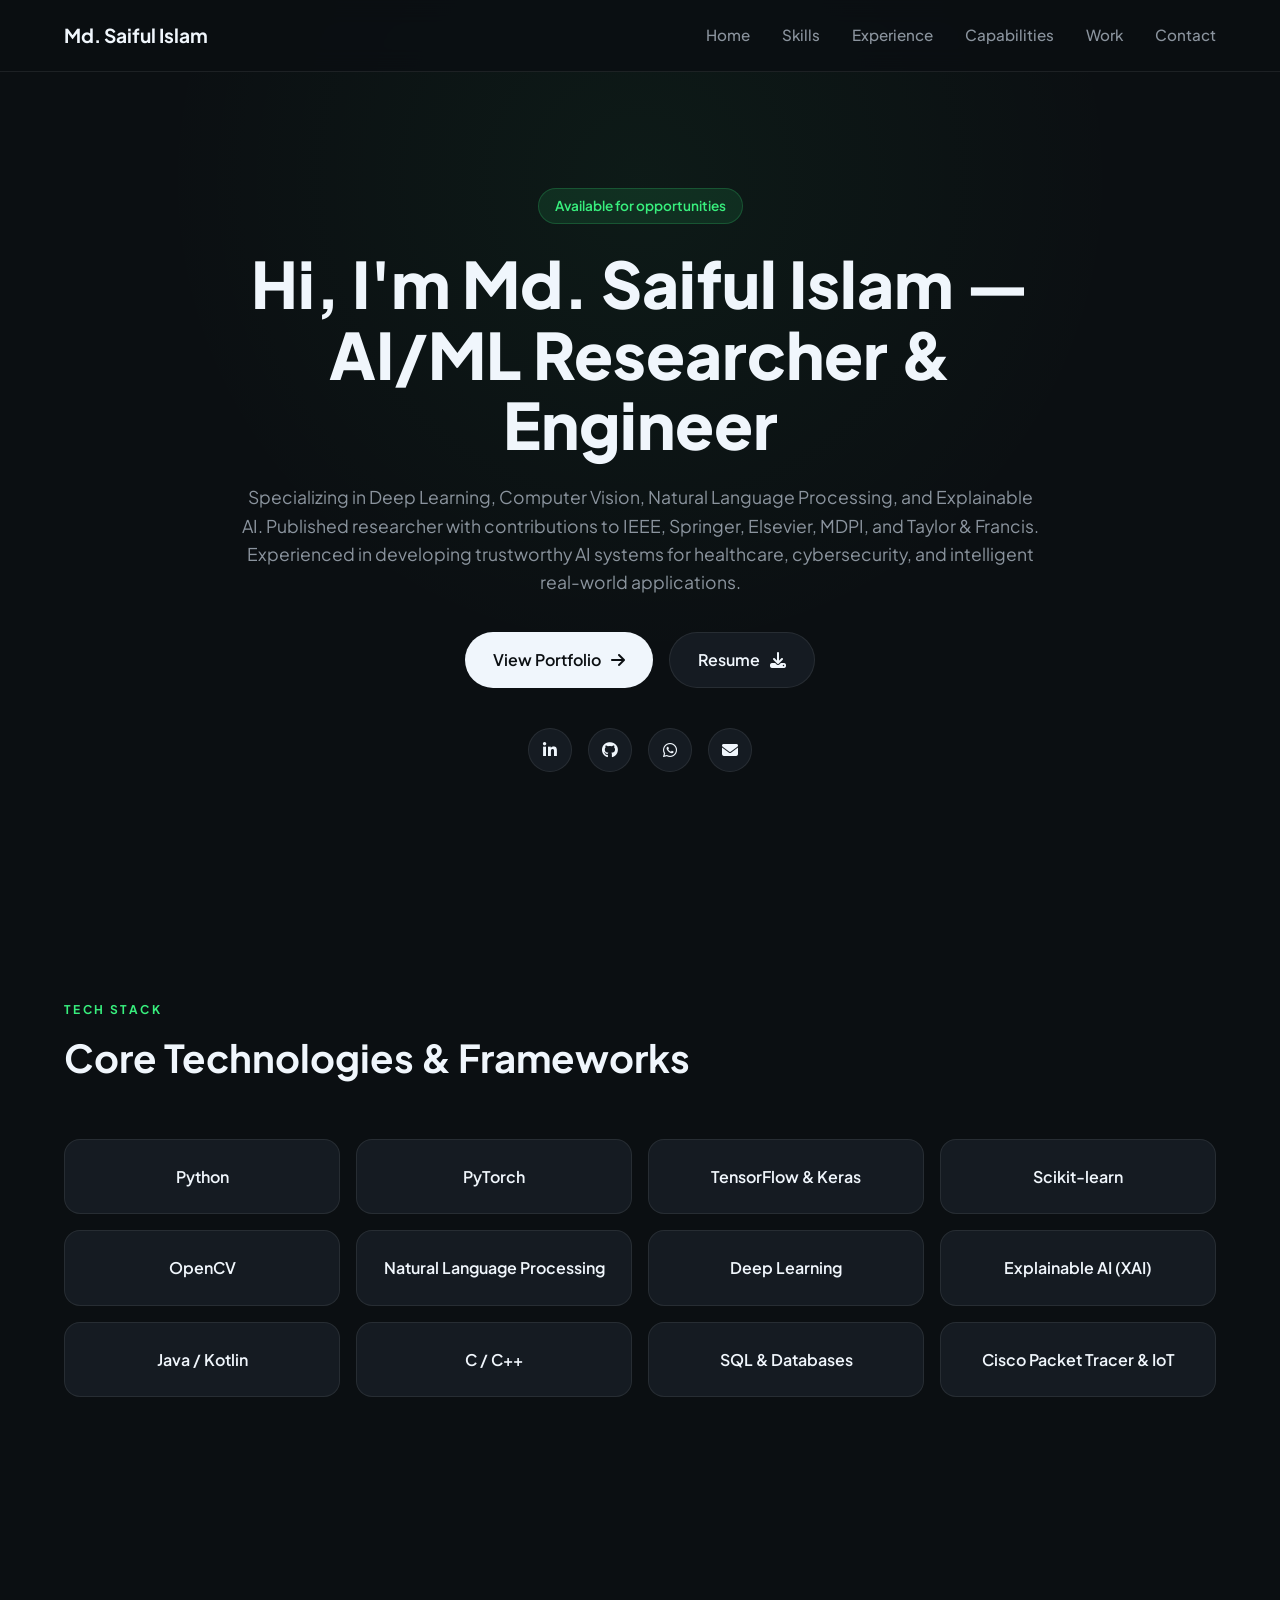
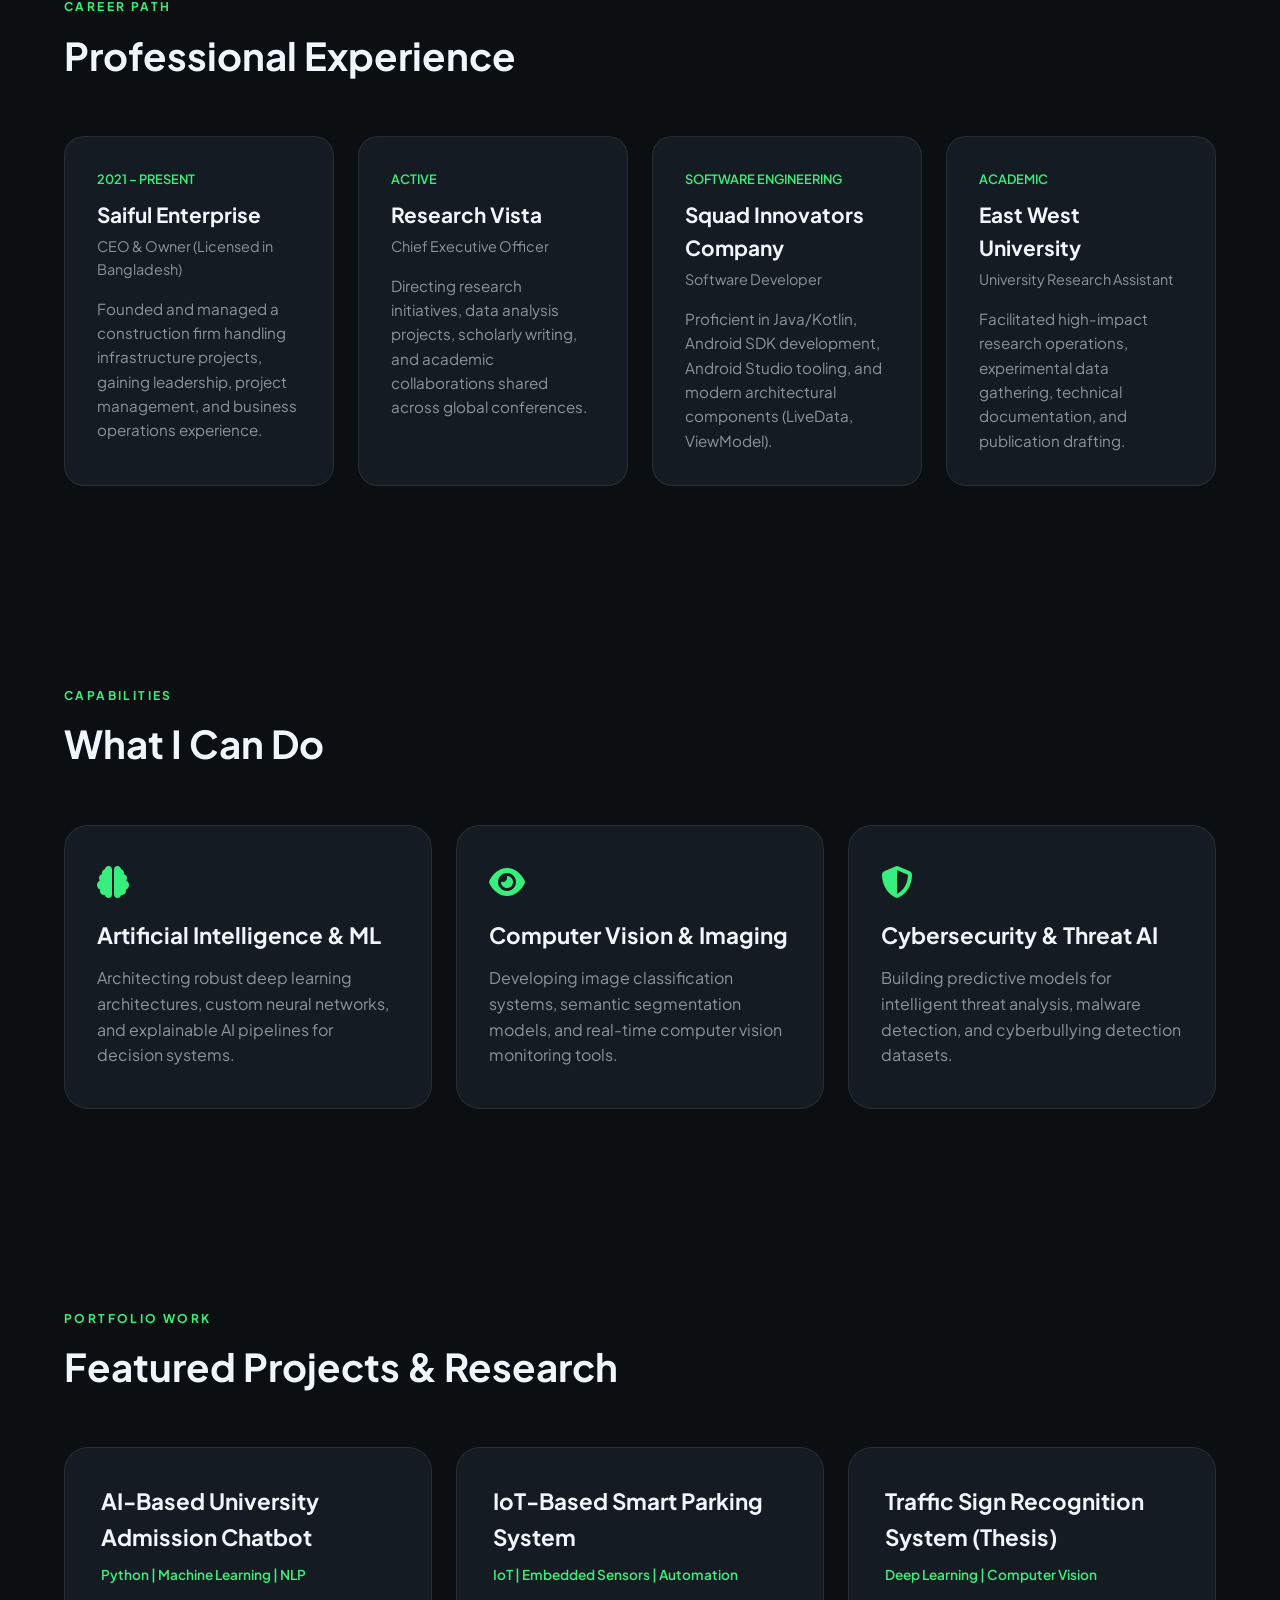
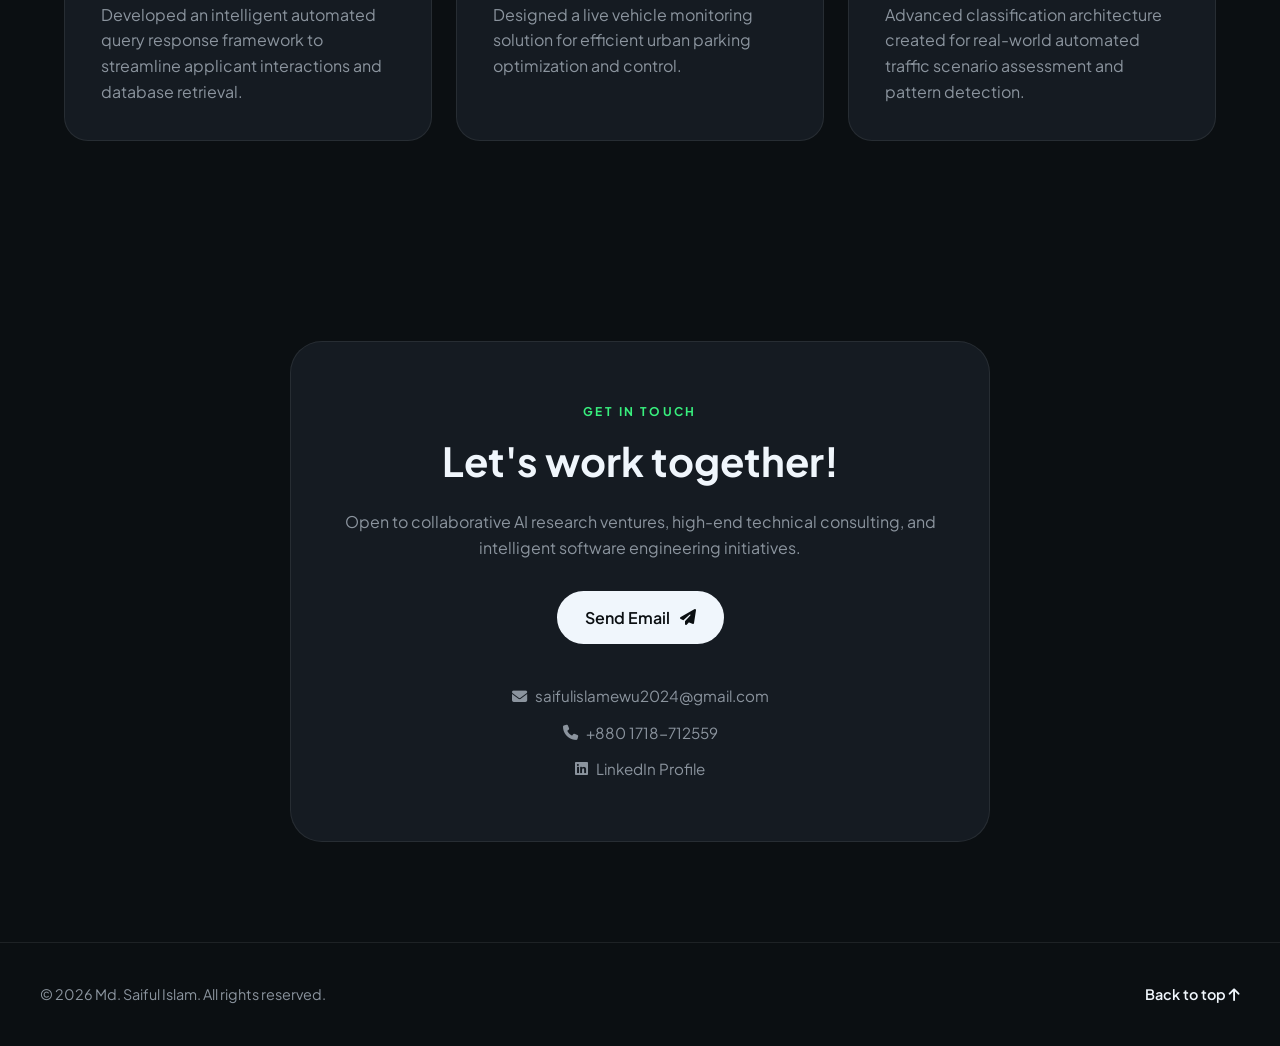
<file: index.html>
<!DOCTYPE html>
<html lang="en">
<head>
  <meta charset="UTF-8" />
  <meta name="viewport" content="width=device-width, initial-scale=1.0" />
  <title>Md. Saiful Islam | AI/ML Researcher & Engineer</title>
  <link rel="preconnect" href="https://fonts.googleapis.com">
  <link rel="preconnect" href="https://fonts.gstatic.com" crossorigin>
  <link href="https://fonts.googleapis.com/css2?family=Plus+Jakarta+Sans:wght@400;500;600;700;800&display=swap" rel="stylesheet">
  <link rel="stylesheet" href="https://cdnjs.cloudflare.com/ajax/libs/font-awesome/6.5.1/css/all.min.css" />
  <link rel="stylesheet" href="style.css" />
</head>
<body>

  <!-- Header Navigation -->
  <header class="header">
    <div class="nav-container">
      <a href="#home" class="logo">Md. Saiful Islam</a>
      <nav class="nav-menu">
        <a href="#home">Home</a>
        <a href="#skills">Skills</a>
        <a href="#experience">Experience</a>
        <a href="#capabilities">Capabilities</a>
        <a href="#work">Work</a>
        <a href="#contact">Contact</a>
      </nav>
      <button class="mobile-toggle" aria-label="Toggle Navigation">
        <i class="fa-solid fa-bars"></i>
      </button>
    </div>
  </header>

  <!-- Main Content Area -->
  <main>
    
    <!-- Hero Section -->
    <section id="home" class="hero-section">
      <div class="hero-container">
        <div class="hero-badge">Available for opportunities</div>
        <h1 class="hero-title">Hi, I'm Md. Saiful Islam — AI/ML Researcher & Engineer</h1>
        <p class="hero-subtitle">
          Specializing in Deep Learning, Computer Vision, Natural Language Processing, and Explainable AI. Published researcher with contributions to IEEE, Springer, Elsevier, MDPI, and Taylor & Francis. Experienced in developing trustworthy AI systems for healthcare, cybersecurity, and intelligent real-world applications.
        </p>
        <div class="hero-cta">
          <a href="#work" class="btn btn-primary">View Portfolio <i class="fa-solid fa-arrow-right"></i></a>
          <a href="https://drive.google.com/file/d/1_CRVercS7114vcTKvVySFGTGIqiyAVbx/view?usp=drive_link" target="_blank" class="btn btn-outline">Resume <i class="fa-solid fa-download"></i></a>
        </div>
        <div class="hero-socials">
          <a href="https://linkedin.com/in/md-saiful-islam-ewu" target="_blank" aria-label="LinkedIn"><i class="fa-brands fa-linkedin-in"></i></a>
          <a href="https://github.com/saiful555u" target="_blank" aria-label="GitHub"><i class="fa-brands fa-github"></i></a>
          <a href="https://wa.me/+8801718712559" target="_blank" aria-label="WhatsApp"><i class="fa-brands fa-whatsapp"></i></a>
          <a href="mailto:saifulislamewu2024@gmail.com" aria-label="Email"><i class="fa-solid fa-envelope"></i></a>
        </div>
      </div>
    </section>

    <!-- Tech Stack / Skills Section -->
    <section id="skills" class="section-container">
      <div class="section-header">
        <span class="sub-heading">Tech Stack</span>
        <h2>Core Technologies & Frameworks</h2>
      </div>
      <div class="tech-grid">
        <div class="tech-card">Python</div>
        <div class="tech-card">PyTorch</div>
        <div class="tech-card">TensorFlow & Keras</div>
        <div class="tech-card">Scikit-learn</div>
        <div class="tech-card">OpenCV</div>
        <div class="tech-card">Natural Language Processing</div>
        <div class="tech-card">Deep Learning</div>
        <div class="tech-card">Explainable AI (XAI)</div>
        <div class="tech-card">Java / Kotlin</div>
        <div class="tech-card">C / C++</div>
        <div class="tech-card">SQL & Databases</div>
        <div class="tech-card">Cisco Packet Tracer & IoT</div>
      </div>
    </section>

    <!-- Experience Section -->
    <section id="experience" class="section-container">
      <div class="section-header">
        <span class="sub-heading">Career Path</span>
        <h2>Professional Experience</h2>
      </div>
      <div class="experience-list">
        <div class="exp-card">
          <div class="exp-date">2021 – Present</div>
          <h3>Saiful Enterprise</h3>
          <span class="exp-role">CEO & Owner (Licensed in Bangladesh)</span>
          <p>Founded and managed a construction firm handling infrastructure projects, gaining leadership, project management, and business operations experience.</p>
        </div>
        <div class="exp-card">
          <div class="exp-date">Active</div>
          <h3>Research Vista</h3>
          <span class="exp-role">Chief Executive Officer</span>
          <p>Directing research initiatives, data analysis projects, scholarly writing, and academic collaborations shared across global conferences.</p>
        </div>
        <div class="exp-card">
          <div class="exp-date">Software Engineering</div>
          <h3>Squad Innovators Company</h3>
          <span class="exp-role">Software Developer</span>
          <p>Proficient in Java/Kotlin, Android SDK development, Android Studio tooling, and modern architectural components (LiveData, ViewModel).</p>
        </div>
        <div class="exp-card">
          <div class="exp-date">Academic</div>
          <h3>East West University</h3>
          <span class="exp-role">University Research Assistant</span>
          <p>Facilitated high-impact research operations, experimental data gathering, technical documentation, and publication drafting.</p>
        </div>
      </div>
    </section>

    <!-- Capabilities Section -->
    <section id="capabilities" class="section-container">
      <div class="section-header">
        <span class="sub-heading">Capabilities</span>
        <h2>What I Can Do</h2>
      </div>
      <div class="capabilities-grid">
        <div class="capability-box">
          <i class="fa-solid fa-brain"></i>
          <h3>Artificial Intelligence & ML</h3>
          <p>Architecting robust deep learning architectures, custom neural networks, and explainable AI pipelines for decision systems.</p>
        </div>
        <div class="capability-box">
          <i class="fa-solid fa-eye"></i>
          <h3>Computer Vision & Imaging</h3>
          <p>Developing image classification systems, semantic segmentation models, and real-time computer vision monitoring tools.</p>
        </div>
        <div class="capability-box">
          <i class="fa-solid fa-shield-halved"></i>
          <h3>Cybersecurity & Threat AI</h3>
          <p>Building predictive models for intelligent threat analysis, malware detection, and cyberbullying detection datasets.</p>
        </div>
      </div>
    </section>

    <!-- Work / Featured Projects Section -->
    <section id="work" class="section-container">
      <div class="section-header">
        <span class="sub-heading">Portfolio Work</span>
        <h2>Featured Projects & Research</h2>
      </div>
      <div class="projects-grid">
        <div class="project-card">
          <h3>AI-Based University Admission Chatbot</h3>
          <span class="project-tech">Python | Machine Learning | NLP</span>
          <p>Developed an intelligent automated query response framework to streamline applicant interactions and database retrieval.</p>
        </div>
        <div class="project-card">
          <h3>IoT-Based Smart Parking System</h3>
          <span class="project-tech">IoT | Embedded Sensors | Automation</span>
          <p>Designed a live vehicle monitoring solution for efficient urban parking optimization and control.</p>
        </div>
        <div class="project-card">
          <h3>Traffic Sign Recognition System (Thesis)</h3>
          <span class="project-tech">Deep Learning | Computer Vision</span>
          <p>Advanced classification architecture created for real-world automated traffic scenario assessment and pattern detection.</p>
        </div>
      </div>
    </section>

    <!-- Contact Section -->
    <section id="contact" class="section-container contact-section">
      <div class="contact-box">
        <span class="sub-heading">Get In Touch</span>
        <h2>Let's work together!</h2>
        <p>Open to collaborative AI research ventures, high-end technical consulting, and intelligent software engineering initiatives.</p>
        <a href="mailto:saifulislamewu2024@gmail.com" class="btn btn-primary">Send Email <i class="fa-solid fa-paper-plane"></i></a>
        
        <div class="contact-links">
          <a href="mailto:saifulislamewu2024@gmail.com"><i class="fa-solid fa-envelope"></i> saifulislamewu2024@gmail.com</a>
          <a href="tel:+8801718712559"><i class="fa-solid fa-phone"></i> +880 1718-712559</a>
          <a href="https://linkedin.com/in/md-saiful-islam-ewu" target="_blank"><i class="fa-brands fa-linkedin"></i> LinkedIn Profile</a>
        </div>
      </div>
    </section>

  </main>

  <!-- Footer -->
  <footer class="footer">
    <div class="footer-container">
      <p>© <span id="current-year"></span> Md. Saiful Islam. All rights reserved.</p>
      <a href="#home">Back to top <i class="fa-solid fa-arrow-up"></i></a>
    </div>
  </footer>

  <script src="script.js"></script>
</body>
</html>
</file>
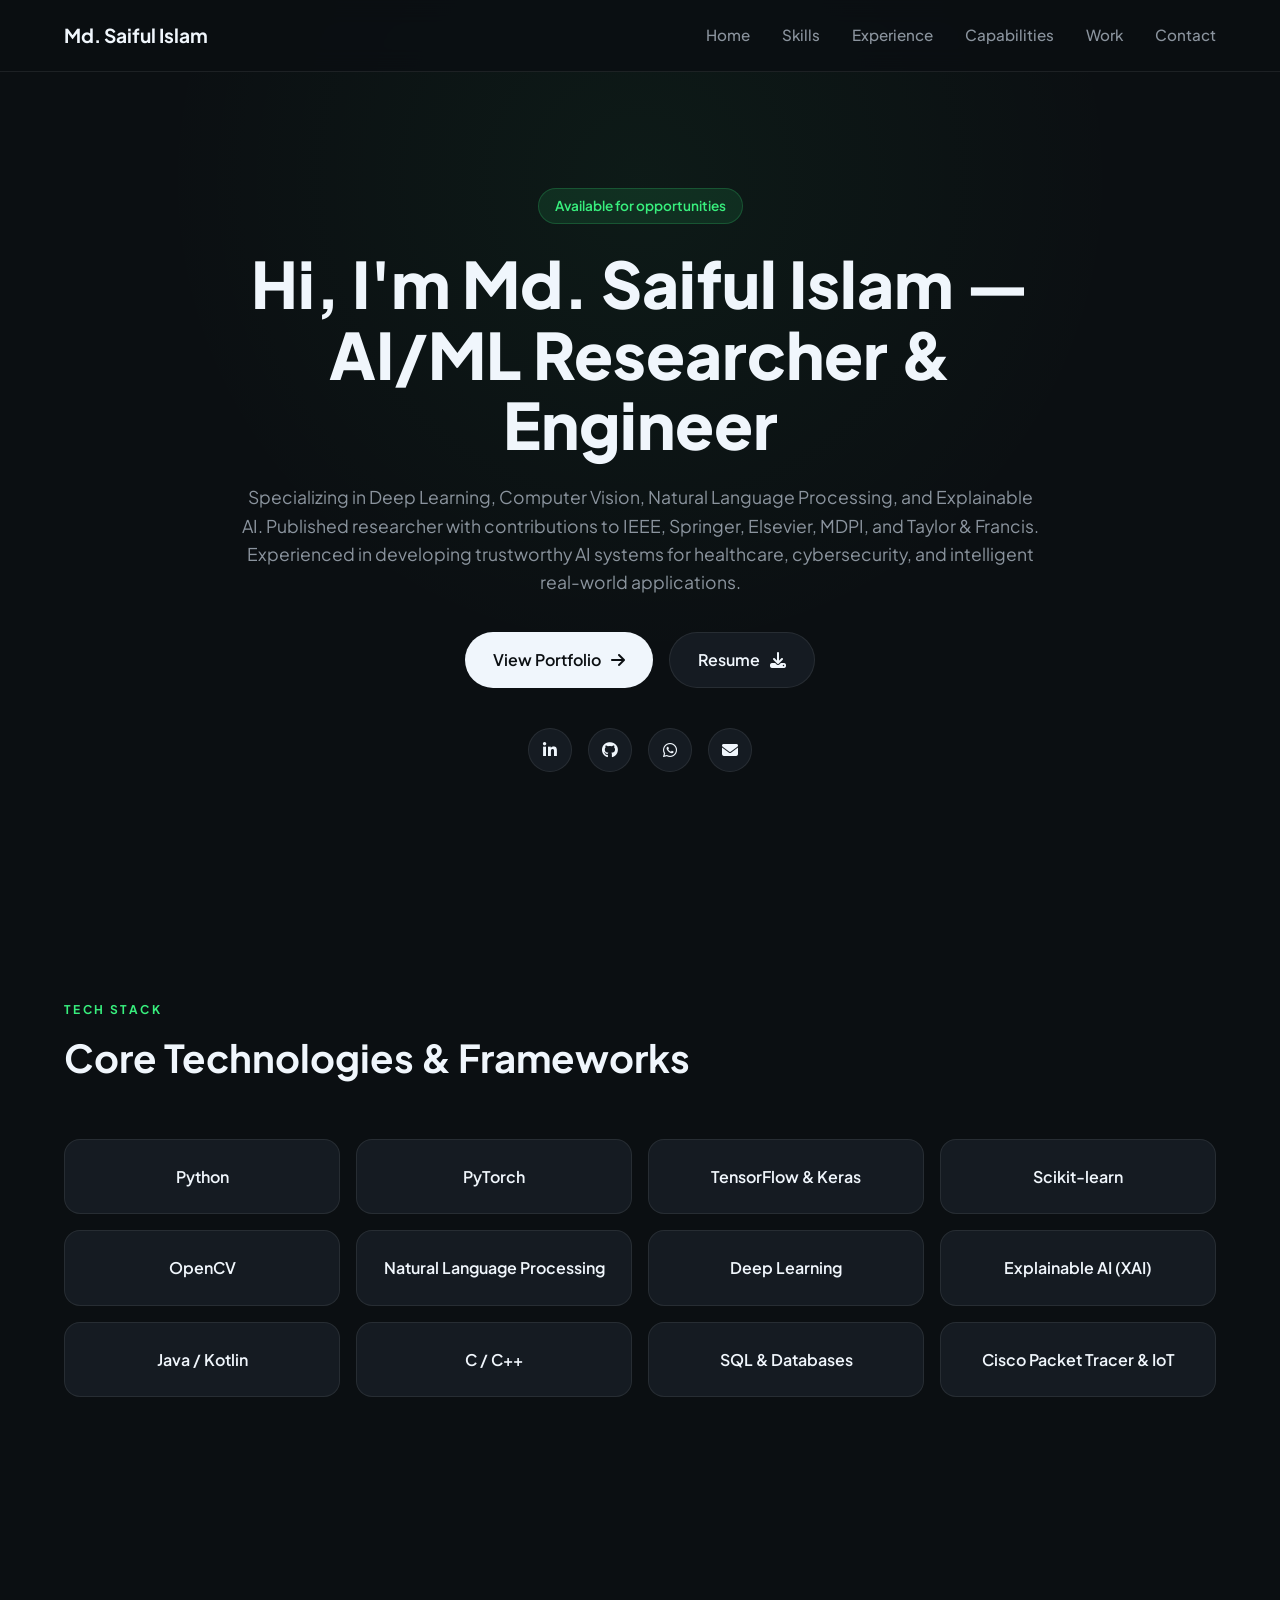
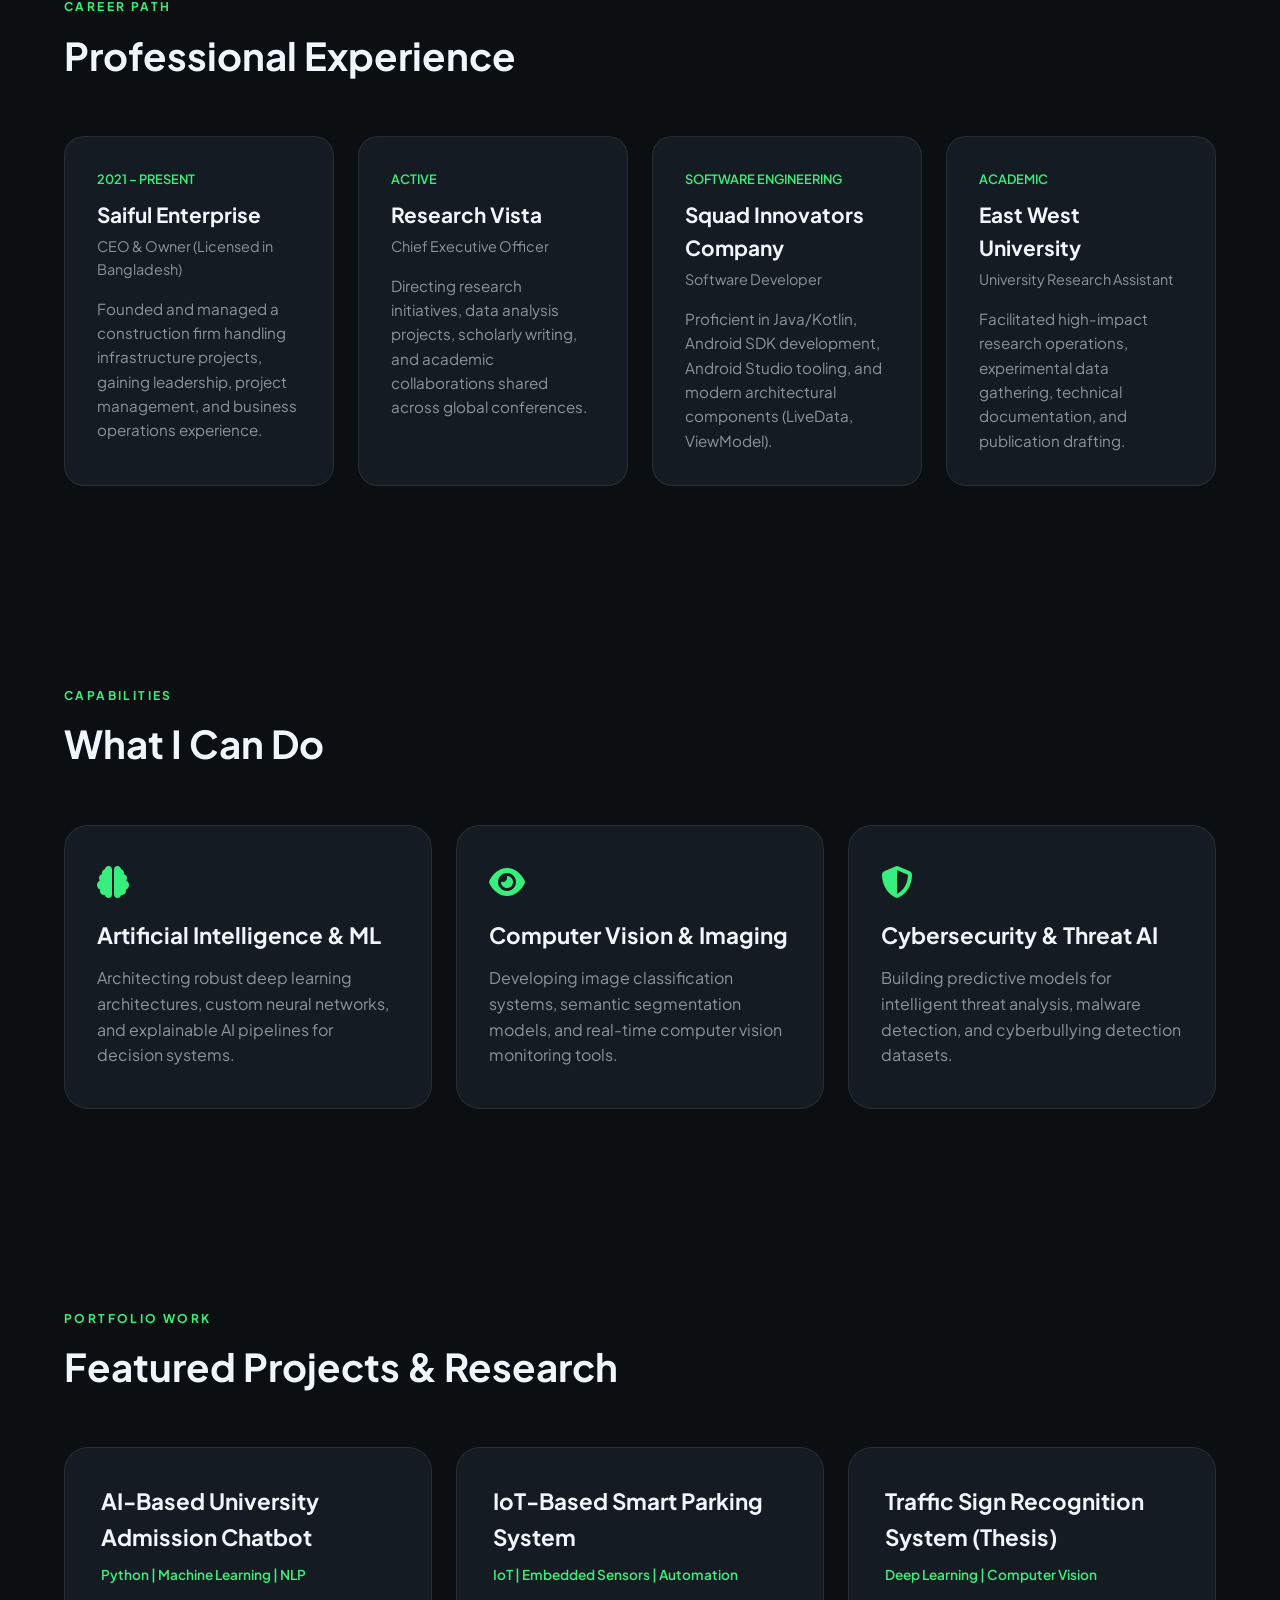
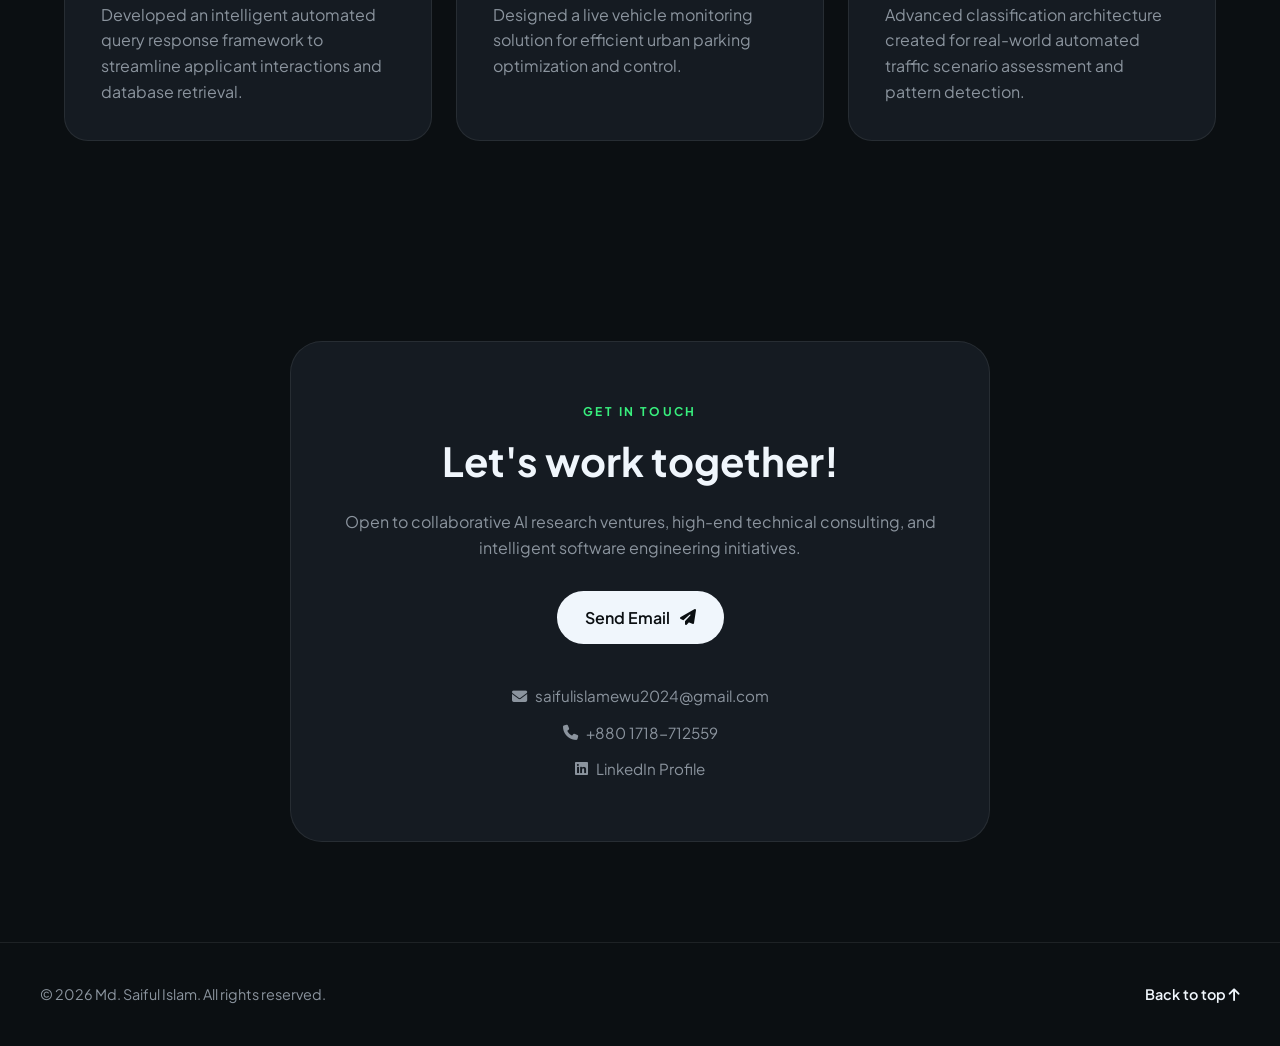
<file: index (13).html>
<!DOCTYPE html>
<html lang="en">
<head>
  <meta charset="UTF-8" />
  <meta name="viewport" content="width=device-width, initial-scale=1.0" />
  <title>Md. Saiful Islam | AI/ML Researcher & Engineer</title>
  <link rel="preconnect" href="https://fonts.googleapis.com">
  <link rel="preconnect" href="https://fonts.gstatic.com" crossorigin>
  <link href="https://fonts.googleapis.com/css2?family=Plus+Jakarta+Sans:wght@400;500;600;700;800&display=swap" rel="stylesheet">
  <link rel="stylesheet" href="https://cdnjs.cloudflare.com/ajax/libs/font-awesome/6.5.1/css/all.min.css" />
  <link rel="stylesheet" href="style.css" />
</head>
<body>

  <!-- Header Navigation -->
  <header class="header">
    <div class="nav-container">
      <a href="#home" class="logo">Md. Saiful Islam</a>
      <nav class="nav-menu">
        <a href="#home">Home</a>
        <a href="#skills">Skills</a>
        <a href="#experience">Experience</a>
        <a href="#capabilities">Capabilities</a>
        <a href="#work">Work</a>
        <a href="#contact">Contact</a>
      </nav>
      <button class="mobile-toggle" aria-label="Toggle Navigation">
        <i class="fa-solid fa-bars"></i>
      </button>
    </div>
  </header>

  <!-- Main Content Area -->
  <main>
    
    <!-- Hero Section -->
    <section id="home" class="hero-section">
      <div class="hero-container">
        <div class="hero-badge">Available for opportunities</div>
        <h1 class="hero-title">Hi, I'm Md. Saiful Islam — AI/ML Researcher & Engineer</h1>
        <p class="hero-subtitle">
          Specializing in Deep Learning, Computer Vision, Natural Language Processing, and Explainable AI. Published researcher with contributions to IEEE, Springer, Elsevier, MDPI, and Taylor & Francis. Experienced in developing trustworthy AI systems for healthcare, cybersecurity, and intelligent real-world applications.
        </p>
        <div class="hero-cta">
          <a href="#work" class="btn btn-primary">View Portfolio <i class="fa-solid fa-arrow-right"></i></a>
          <a href="https://drive.google.com/file/d/1_CRVercS7114vcTKvVySFGTGIqiyAVbx/view?usp=drive_link" target="_blank" class="btn btn-outline">Resume <i class="fa-solid fa-download"></i></a>
        </div>
        <div class="hero-socials">
          <a href="https://linkedin.com/in/md-saiful-islam-ewu" target="_blank" aria-label="LinkedIn"><i class="fa-brands fa-linkedin-in"></i></a>
          <a href="https://github.com/saiful555u" target="_blank" aria-label="GitHub"><i class="fa-brands fa-github"></i></a>
          <a href="https://wa.me/+8801718712559" target="_blank" aria-label="WhatsApp"><i class="fa-brands fa-whatsapp"></i></a>
          <a href="mailto:saifulislamewu2024@gmail.com" aria-label="Email"><i class="fa-solid fa-envelope"></i></a>
        </div>
      </div>
    </section>

    <!-- Tech Stack / Skills Section -->
    <section id="skills" class="section-container">
      <div class="section-header">
        <span class="sub-heading">Tech Stack</span>
        <h2>Core Technologies & Frameworks</h2>
      </div>
      <div class="tech-grid">
        <div class="tech-card">Python</div>
        <div class="tech-card">PyTorch</div>
        <div class="tech-card">TensorFlow & Keras</div>
        <div class="tech-card">Scikit-learn</div>
        <div class="tech-card">OpenCV</div>
        <div class="tech-card">Natural Language Processing</div>
        <div class="tech-card">Deep Learning</div>
        <div class="tech-card">Explainable AI (XAI)</div>
        <div class="tech-card">Java / Kotlin</div>
        <div class="tech-card">C / C++</div>
        <div class="tech-card">SQL & Databases</div>
        <div class="tech-card">Cisco Packet Tracer & IoT</div>
      </div>
    </section>

    <!-- Experience Section -->
    <section id="experience" class="section-container">
      <div class="section-header">
        <span class="sub-heading">Career Path</span>
        <h2>Professional Experience</h2>
      </div>
      <div class="experience-list">
        <div class="exp-card">
          <div class="exp-date">2021 – Present</div>
          <h3>Saiful Enterprise</h3>
          <span class="exp-role">CEO & Owner (Licensed in Bangladesh)</span>
          <p>Founded and managed a construction firm handling infrastructure projects, gaining leadership, project management, and business operations experience.</p>
        </div>
        <div class="exp-card">
          <div class="exp-date">Active</div>
          <h3>Research Vista</h3>
          <span class="exp-role">Chief Executive Officer</span>
          <p>Directing research initiatives, data analysis projects, scholarly writing, and academic collaborations shared across global conferences.</p>
        </div>
        <div class="exp-card">
          <div class="exp-date">Software Engineering</div>
          <h3>Squad Innovators Company</h3>
          <span class="exp-role">Software Developer</span>
          <p>Proficient in Java/Kotlin, Android SDK development, Android Studio tooling, and modern architectural components (LiveData, ViewModel).</p>
        </div>
        <div class="exp-card">
          <div class="exp-date">Academic</div>
          <h3>East West University</h3>
          <span class="exp-role">University Research Assistant</span>
          <p>Facilitated high-impact research operations, experimental data gathering, technical documentation, and publication drafting.</p>
        </div>
      </div>
    </section>

    <!-- Capabilities Section -->
    <section id="capabilities" class="section-container">
      <div class="section-header">
        <span class="sub-heading">Capabilities</span>
        <h2>What I Can Do</h2>
      </div>
      <div class="capabilities-grid">
        <div class="capability-box">
          <i class="fa-solid fa-brain"></i>
          <h3>Artificial Intelligence & ML</h3>
          <p>Architecting robust deep learning architectures, custom neural networks, and explainable AI pipelines for decision systems.</p>
        </div>
        <div class="capability-box">
          <i class="fa-solid fa-eye"></i>
          <h3>Computer Vision & Imaging</h3>
          <p>Developing image classification systems, semantic segmentation models, and real-time computer vision monitoring tools.</p>
        </div>
        <div class="capability-box">
          <i class="fa-solid fa-shield-halved"></i>
          <h3>Cybersecurity & Threat AI</h3>
          <p>Building predictive models for intelligent threat analysis, malware detection, and cyberbullying detection datasets.</p>
        </div>
      </div>
    </section>

    <!-- Work / Featured Projects Section -->
    <section id="work" class="section-container">
      <div class="section-header">
        <span class="sub-heading">Portfolio Work</span>
        <h2>Featured Projects & Research</h2>
      </div>
      <div class="projects-grid">
        <div class="project-card">
          <h3>AI-Based University Admission Chatbot</h3>
          <span class="project-tech">Python | Machine Learning | NLP</span>
          <p>Developed an intelligent automated query response framework to streamline applicant interactions and database retrieval.</p>
        </div>
        <div class="project-card">
          <h3>IoT-Based Smart Parking System</h3>
          <span class="project-tech">IoT | Embedded Sensors | Automation</span>
          <p>Designed a live vehicle monitoring solution for efficient urban parking optimization and control.</p>
        </div>
        <div class="project-card">
          <h3>Traffic Sign Recognition System (Thesis)</h3>
          <span class="project-tech">Deep Learning | Computer Vision</span>
          <p>Advanced classification architecture created for real-world automated traffic scenario assessment and pattern detection.</p>
        </div>
      </div>
    </section>

    <!-- Contact Section -->
    <section id="contact" class="section-container contact-section">
      <div class="contact-box">
        <span class="sub-heading">Get In Touch</span>
        <h2>Let's work together!</h2>
        <p>Open to collaborative AI research ventures, high-end technical consulting, and intelligent software engineering initiatives.</p>
        <a href="mailto:saifulislamewu2024@gmail.com" class="btn btn-primary">Send Email <i class="fa-solid fa-paper-plane"></i></a>
        
        <div class="contact-links">
          <a href="mailto:saifulislamewu2024@gmail.com"><i class="fa-solid fa-envelope"></i> saifulislamewu2024@gmail.com</a>
          <a href="tel:+8801718712559"><i class="fa-solid fa-phone"></i> +880 1718-712559</a>
          <a href="https://linkedin.com/in/md-saiful-islam-ewu" target="_blank"><i class="fa-brands fa-linkedin"></i> LinkedIn Profile</a>
        </div>
      </div>
    </section>

  </main>

  <!-- Footer -->
  <footer class="footer">
    <div class="footer-container">
      <p>© <span id="current-year"></span> Md. Saiful Islam. All rights reserved.</p>
      <a href="#home">Back to top <i class="fa-solid fa-arrow-up"></i></a>
    </div>
  </footer>

  <script src="script.js"></script>
</body>
</html>
</file>
<file: style.css>
:root {
  --bg-color: #0b0f12;
  --surface-color: #151b22;
  --surface-border: rgba(255, 255, 255, 0.08);
  --text-primary: #f0f6fc;
  --text-secondary: #8b949e;
  --accent-color: #38ef7d;
  --accent-gradient: linear-gradient(135deg, #11998e 0%, #38ef7d 100%);
  --transition: all 0.3s ease;
}

* {
  box-sizing: border-box;
  margin: 0;
  padding: 0;
}

html {
  scroll-behavior: smooth;
  font-family: 'Plus Jakarta Sans', sans-serif;
  background-color: var(--bg-color);
  color: var(--text-primary);
}

body {
  line-height: 1.6;
  overflow-x: hidden;
}

/* Header & Navigation */
.header {
  position: fixed;
  top: 0;
  left: 0;
  width: 100%;
  background: rgba(11, 15, 18, 0.85);
  backdrop-filter: blur(12px);
  border-bottom: 1px solid var(--surface-border);
  z-index: 1000;
}

.nav-container {
  max-width: 1200px;
  margin: 0 auto;
  padding: 20px 24px;
  display: flex;
  justify-content: space-between;
  align-items: center;
}

.logo {
  font-weight: 700;
  font-size: 1.2rem;
  color: var(--text-primary);
  text-decoration: none;
}

.nav-menu {
  display: flex;
  gap: 32px;
}

.nav-menu a {
  color: var(--text-secondary);
  text-decoration: none;
  font-weight: 500;
  font-size: 0.95rem;
  transition: var(--transition);
}

.nav-menu a:hover {
  color: var(--accent-color);
}

.mobile-toggle {
  display: none;
  background: none;
  border: none;
  color: var(--text-primary);
  font-size: 1.5rem;
  cursor: pointer;
}

/* Sections */
.section-container {
  max-width: 1200px;
  margin: 0 auto;
  padding: 100px 24px;
}

.section-header {
  margin-bottom: 50px;
}

.sub-heading {
  text-transform: uppercase;
  font-size: 0.75rem;
  letter-spacing: 0.2em;
  font-weight: 700;
  color: var(--accent-color);
  display: block;
  margin-bottom: 8px;
}

.section-header h2 {
  font-size: clamp(2rem, 3vw, 2.8rem);
  font-weight: 700;
}

/* Hero Section */
.hero-section {
  min-height: 100vh;
  display: flex;
  align-items: center;
  justify-content: center;
  padding: 140px 24px 80px;
  text-align: center;
  background: radial-gradient(circle at 50% 20%, rgba(56, 239, 125, 0.05), transparent 50%);
}

.hero-container {
  max-width: 800px;
}

.hero-badge {
  display: inline-block;
  padding: 6px 16px;
  background: rgba(56, 239, 125, 0.1);
  color: var(--accent-color);
  border-radius: 50px;
  font-size: 0.85rem;
  font-weight: 600;
  margin-bottom: 24px;
  border: 1px solid rgba(56, 239, 125, 0.2);
}

.hero-title {
  font-size: clamp(2.5rem, 5vw, 4.2rem);
  font-weight: 800;
  line-height: 1.1;
  margin-bottom: 24px;
}

.hero-subtitle {
  color: var(--text-secondary);
  font-size: 1.1rem;
  margin-bottom: 36px;
}

.hero-cta {
  display: flex;
  gap: 16px;
  justify-content: center;
  margin-bottom: 40px;
}

.btn {
  padding: 14px 28px;
  border-radius: 50px;
  font-weight: 600;
  text-decoration: none;
  display: inline-flex;
  align-items: center;
  gap: 10px;
  transition: var(--transition);
}

.btn-primary {
  background: var(--text-primary);
  color: var(--bg-color);
}

.btn-primary:hover {
  background: var(--accent-color);
  transform: translateY(-2px);
}

.btn-outline {
  border: 1px solid var(--surface-border);
  color: var(--text-primary);
  background: var(--surface-color);
}

.btn-outline:hover {
  border-color: var(--accent-color);
  transform: translateY(-2px);
}

.hero-socials {
  display: flex;
  gap: 16px;
  justify-content: center;
}

.hero-socials a {
  width: 44px;
  height: 44px;
  border-radius: 50%;
  background: var(--surface-color);
  border: 1px solid var(--surface-border);
  display: flex;
  align-items: center;
  justify-content: center;
  color: var(--text-primary);
  transition: var(--transition);
  text-decoration: none;
}

.hero-socials a:hover {
  background: var(--accent-color);
  color: var(--bg-color);
  transform: translateY(-3px);
}

/* Tech Stack Grid */
.tech-grid {
  display: grid;
  grid-template-columns: repeat(auto-fit, minmax(220px, 1fr));
  gap: 16px;
}

.tech-card {
  background: var(--surface-color);
  border: 1px solid var(--surface-border);
  padding: 24px;
  border-radius: 16px;
  font-weight: 600;
  text-align: center;
  transition: var(--transition);
}

.tech-card:hover {
  border-color: var(--accent-color);
  transform: translateY(-4px);
}

/* Experience Cards */
.experience-list {
  display: grid;
  grid-template-columns: repeat(auto-fit, minmax(260px, 1fr));
  gap: 24px;
}

.exp-card {
  background: var(--surface-color);
  border: 1px solid var(--surface-border);
  padding: 32px;
  border-radius: 20px;
  transition: var(--transition);
}

.exp-card:hover {
  transform: translateY(-6px);
  border-color: var(--accent-color);
}

.exp-date {
  font-size: 0.8rem;
  color: var(--accent-color);
  font-weight: 600;
  margin-bottom: 8px;
  text-transform: uppercase;
}

.exp-card h3 {
  font-size: 1.3rem;
  margin-bottom: 4px;
}

.exp-role {
  display: block;
  font-size: 0.9rem;
  color: var(--text-secondary);
  margin-bottom: 16px;
}

.exp-card p {
  color: var(--text-secondary);
  font-size: 0.95rem;
}

/* Capabilities Grid */
.capabilities-grid {
  display: grid;
  grid-template-columns: repeat(auto-fit, minmax(300px, 1fr));
  gap: 24px;
}

.capability-box {
  background: var(--surface-color);
  border: 1px solid var(--surface-border);
  padding: 40px 32px;
  border-radius: 24px;
  transition: var(--transition);
}

.capability-box:hover {
  transform: translateY(-6px);
  border-color: var(--accent-color);
}

.capability-box i {
  font-size: 2rem;
  color: var(--accent-color);
  margin-bottom: 20px;
}

.capability-box h3 {
  font-size: 1.4rem;
  margin-bottom: 12px;
}

.capability-box p {
  color: var(--text-secondary);
}

/* Projects Grid */
.projects-grid {
  display: grid;
  grid-template-columns: repeat(auto-fit, minmax(320px, 1fr));
  gap: 24px;
}

.project-card {
  background: var(--surface-color);
  border: 1px solid var(--surface-border);
  padding: 36px;
  border-radius: 24px;
  transition: var(--transition);
}

.project-card:hover {
  transform: translateY(-6px);
  border-color: var(--accent-color);
}

.project-card h3 {
  font-size: 1.4rem;
  margin-bottom: 8px;
}

.project-tech {
  display: block;
  font-size: 0.85rem;
  color: var(--accent-color);
  font-weight: 600;
  margin-bottom: 16px;
}

.project-card p {
  color: var(--text-secondary);
}

/* Contact Section */
.contact-section {
  text-align: center;
}

.contact-box {
  background: var(--surface-color);
  border: 1px solid var(--surface-border);
  padding: 60px 40px;
  border-radius: 32px;
  max-width: 700px;
  margin: 0 auto;
}

.contact-box h2 {
  font-size: 2.5rem;
  margin-bottom: 16px;
}

.contact-box p {
  color: var(--text-secondary);
  margin-bottom: 30px;
}

.contact-links {
  margin-top: 40px;
  display: flex;
  flex-direction: column;
  gap: 12px;
  align-items: center;
}

.contact-links a {
  color: var(--text-secondary);
  text-decoration: none;
  font-size: 0.95rem;
  transition: var(--transition);
  display: flex;
  align-items: center;
  gap: 8px;
}

.contact-links a:hover {
  color: var(--accent-color);
}

/* Footer */
.footer {
  border-top: 1px solid var(--surface-border);
  padding: 40px 24px;
  background: var(--bg-color);
}

.footer-container {
  max-width: 1200px;
  margin: 0 auto;
  display: flex;
  justify-content: space-between;
  align-items: center;
  color: var(--text-secondary);
  font-size: 0.9rem;
}

.footer-container a {
  color: var(--text-primary);
  text-decoration: none;
  font-weight: 600;
}

.footer-container a:hover {
  color: var(--accent-color);
}

/* Responsive */
@media(max-width: 768px) {
  .nav-menu {
    display: none;
  }
  .mobile-toggle {
    display: block;
  }
  .hero-cta {
    flex-direction: column;
  }
  .footer-container {
    flex-direction: column;
    gap: 16px;
    text-align: center;
  }
}
</file>
